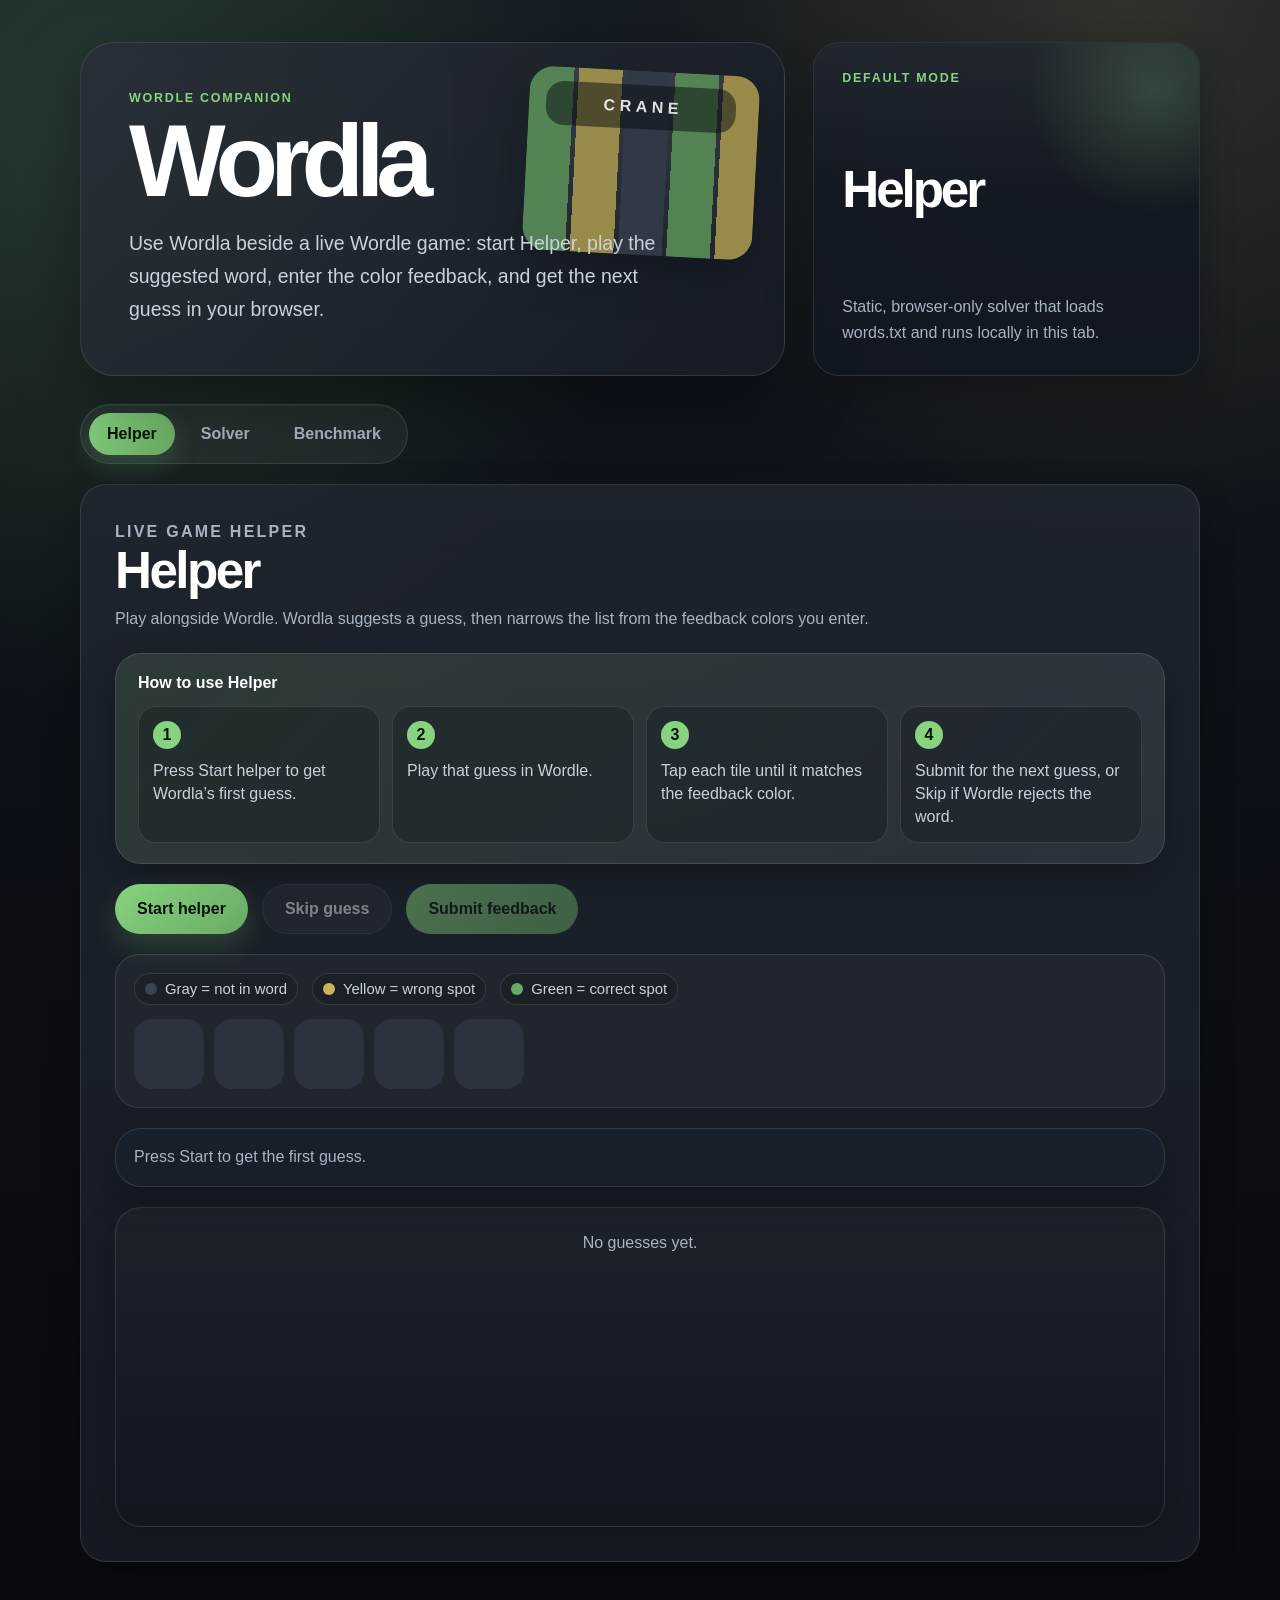
<file: index.html>
<!DOCTYPE html>
<html lang="en">
<head>
  <meta charset="UTF-8">
  <meta name="viewport" content="width=device-width, initial-scale=1.0">
  <title>Wordla</title>
  <link rel="stylesheet" href="./web/styles.css">
</head>
<body>
  <div class="page-shell">
    <header class="hero">
      <div class="hero-copy-wrap">
        <p class="eyebrow">Wordle companion</p>
        <h1>Wordla</h1>
        <p class="hero-copy">Use Wordla beside a live Wordle game: start Helper, play the suggested word, enter the color feedback, and get the next guess in your browser.</p>
      </div>
      <div class="hero-card" aria-label="How Wordla works">
        <p class="hero-card-label">Default mode</p>
        <p class="hero-card-value">Helper</p>
        <p class="hero-card-meta">Static, browser-only solver that loads words.txt and runs locally in this tab.</p>
      </div>
    </header>

    <nav class="mode-tabs" aria-label="Wordla modes">
      <button class="mode-tab is-active" data-panel="helper-panel">Helper</button>
      <button class="mode-tab" data-panel="solver-panel">Solver</button>
      <button class="mode-tab" data-panel="average-panel">Benchmark</button>
    </nav>

    <main class="panels">
      <section id="helper-panel" class="panel is-active">
        <div class="panel-copy">
          <p class="eyebrow">Live game helper</p>
          <h2>Helper</h2>
          <p>Play alongside Wordle. Wordla suggests a guess, then narrows the list from the feedback colors you enter.</p>
        </div>

        <div class="helper-guide" aria-labelledby="helper-guide-title">
          <h3 id="helper-guide-title">How to use Helper</h3>
          <ol>
            <li>Press Start helper to get Wordla’s first guess.</li>
            <li>Play that guess in Wordle.</li>
            <li>Tap each tile until it matches the feedback color.</li>
            <li>Submit for the next guess, or Skip if Wordle rejects the word.</li>
          </ol>
        </div>

        <div class="actions-row">
          <button id="helper-start" class="primary-button" type="button">Start helper</button>
          <button id="helper-skip" class="secondary-button" type="button" disabled>Skip guess</button>
          <button id="helper-submit" class="primary-button" type="button" disabled>Submit feedback</button>
        </div>

        <div class="feedback-editor">
          <div class="feedback-legend" aria-label="Feedback color meanings">
            <span><span class="legend-dot legend-dot--n"></span>Gray = not in word</span>
            <span><span class="legend-dot legend-dot--y"></span>Yellow = wrong spot</span>
            <span><span class="legend-dot legend-dot--g"></span>Green = correct spot</span>
          </div>
          <div id="feedback-row" class="feedback-row"></div>
        </div>

        <div id="helper-status" class="status-card muted">Press Start helper to get the first guess.</div>
        <div id="helper-board" class="board-panel"></div>
      </section>

      <section id="solver-panel" class="panel">
        <div class="panel-copy">
          <h2>Solver</h2>
          <p>Enter a word, or leave it blank to use a random one.</p>
        </div>

        <form id="solver-form" class="controls-grid">
          <label class="field">
            <span>Target word</span>
            <input id="solver-secret-word" name="secretWord" type="text" maxlength="5" placeholder="crane" autocomplete="off">
          </label>
          <button class="primary-button" type="submit">Run</button>
        </form>

        <div id="solver-status" class="status-card muted">No run yet.</div>
        <div id="solver-board" class="board-panel"></div>
      </section>

      <section id="average-panel" class="panel">
        <div class="panel-copy">
          <h2>Benchmark</h2>
          <p>Run the solver across the full word list.</p>
        </div>

        <div class="actions-row">
          <button id="average-run" class="primary-button" type="button">Run benchmark</button>
        </div>

        <div id="average-status" class="status-card muted">No benchmark yet.</div>
      </section>
    </main>
  </div>

  <script type="module" src="./web/app.js"></script>
</body>
</html>
</file>
<file: web/styles.css>
:root {
  color-scheme: dark;
  --bg: #0b0f14;
  --bg-elevated: #121821;
  --panel: rgba(18, 24, 33, 0.86);
  --panel-strong: rgba(24, 32, 44, 0.94);
  --panel-soft: rgba(255, 255, 255, 0.045);
  --panel-border: rgba(255, 255, 255, 0.11);
  --panel-border-strong: rgba(255, 255, 255, 0.18);
  --text: #f7fafc;
  --text-strong: #ffffff;
  --muted: #a9b4c2;
  --muted-strong: #c9d2dc;
  --accent: #6aaa64;
  --accent-strong: #87d37f;
  --accent-ink: #071307;
  --warning: #c9b458;
  --warning-ink: #17130a;
  --absent: #3a4352;
  --danger: #ff8f8f;
  --danger-border: rgba(255, 143, 143, 0.45);
  --shadow: 0 24px 70px rgba(0, 0, 0, 0.38);
  --shadow-soft: 0 14px 36px rgba(0, 0, 0, 0.24);
  --focus: 0 0 0 3px rgba(135, 211, 127, 0.28);
}

* {
  box-sizing: border-box;
}

html {
  min-height: 100%;
  background: var(--bg);
}

body {
  margin: 0;
  min-height: 100vh;
  font-family: -apple-system, BlinkMacSystemFont, "Segoe UI", Inter, Roboto, sans-serif;
  background:
    radial-gradient(circle at 8% 8%, rgba(106, 170, 100, 0.24), transparent 30%),
    radial-gradient(circle at 88% 0%, rgba(201, 180, 88, 0.16), transparent 28%),
    linear-gradient(180deg, #121821 0%, #0b0f14 62%, #080b0f 100%);
  color: var(--text);
}

body::before {
  position: fixed;
  inset: 0;
  z-index: -1;
  pointer-events: none;
  content: "";
  background-image:
    linear-gradient(rgba(255, 255, 255, 0.035) 1px, transparent 1px),
    linear-gradient(90deg, rgba(255, 255, 255, 0.028) 1px, transparent 1px);
  background-size: 56px 56px;
  mask-image: linear-gradient(180deg, rgba(0, 0, 0, 0.6), transparent 72%);
}

button,
input {
  font: inherit;
}

button {
  -webkit-tap-highlight-color: transparent;
}

button:focus-visible,
input:focus-visible {
  outline: none;
  box-shadow: var(--focus);
}

.page-shell {
  width: min(1120px, calc(100% - 40px));
  margin: 0 auto;
  padding: 42px 0 64px;
}

.hero {
  display: grid;
  grid-template-columns: minmax(0, 1.55fr) minmax(290px, 0.85fr);
  gap: 28px;
  align-items: stretch;
}

.hero-copy-wrap {
  min-height: 330px;
  padding: clamp(28px, 5vw, 48px);
  border: 1px solid var(--panel-border);
  border-radius: 34px;
  background:
    linear-gradient(135deg, rgba(255, 255, 255, 0.085), rgba(255, 255, 255, 0.025)),
    var(--panel);
  box-shadow: var(--shadow);
  display: grid;
  align-content: end;
  position: relative;
  isolation: isolate;
  overflow: hidden;
}

.hero-copy-wrap > * {
  position: relative;
  z-index: 1;
}

.hero-copy-wrap::before {
  position: absolute;
  top: 28px;
  right: 28px;
  width: min(36vw, 230px);
  aspect-ratio: 5 / 4;
  content: "";
  border-radius: 24px;
  opacity: 0.72;
  background:
    linear-gradient(90deg, var(--accent) 0 19%, transparent 19% 21%, var(--warning) 21% 40%, transparent 40% 42%, var(--absent) 42% 61%, transparent 61% 63%, var(--accent) 63% 82%, transparent 82% 84%, var(--warning) 84% 100%),
    linear-gradient(180deg, rgba(255, 255, 255, 0.16), rgba(255, 255, 255, 0.04));
  box-shadow: 0 20px 44px rgba(0, 0, 0, 0.28);
  transform: rotate(3deg);
  z-index: 0;
}

.hero-copy-wrap::after {
  position: absolute;
  top: 42px;
  right: 48px;
  width: min(32vw, 190px);
  height: 44px;
  content: "CRANE";
  display: grid;
  place-items: center;
  border-radius: 18px;
  color: rgba(255, 255, 255, 0.86);
  font-weight: 900;
  letter-spacing: 0.28em;
  text-indent: 0.28em;
  background: rgba(9, 12, 17, 0.5);
  transform: rotate(3deg);
  z-index: 0;
}

.eyebrow {
  margin: 0 0 12px;
  color: var(--accent-strong);
  font-size: 0.78rem;
  font-weight: 800;
  letter-spacing: 0.14em;
  text-transform: uppercase;
}

h1 {
  margin: 0;
  color: var(--text-strong);
  font-size: clamp(3.4rem, 8vw, 6.5rem);
  line-height: 0.86;
  letter-spacing: -0.08em;
}

.hero-copy {
  max-width: 560px;
  margin: 22px 0 0;
  color: var(--muted-strong);
  font-size: clamp(1.05rem, 2vw, 1.22rem);
  line-height: 1.7;
}

.hero-card,
.panel,
.status-card,
.board-panel,
.helper-guide {
  border: 1px solid var(--panel-border);
  border-radius: 26px;
  background: var(--panel);
  box-shadow: var(--shadow-soft);
}

.hero-card {
  padding: 28px;
  display: grid;
  align-content: space-between;
  gap: 18px;
  position: relative;
  overflow: hidden;
}

.hero-card::before {
  position: absolute;
  inset: 0;
  pointer-events: none;
  content: "";
  background:
    radial-gradient(circle at 88% 14%, rgba(135, 211, 127, 0.2), transparent 28%),
    linear-gradient(180deg, rgba(255, 255, 255, 0.06), transparent 48%);
}

.hero-card > * {
  position: relative;
}

.hero-card-label {
  margin: 0;
  color: var(--accent-strong);
  font-size: 0.78rem;
  font-weight: 800;
  letter-spacing: 0.14em;
  text-transform: uppercase;
}

.hero-card-value {
  margin: 0;
  color: var(--text-strong);
  font-size: clamp(2rem, 4vw, 3.2rem);
  font-weight: 850;
  letter-spacing: -0.06em;
}

.hero-card-meta,
.panel-copy p {
  color: var(--muted);
  line-height: 1.65;
}

.hero-card-meta {
  margin: 0;
}

.mode-tabs {
  display: inline-flex;
  gap: 8px;
  margin: 28px 0 20px;
  padding: 8px;
  border: 1px solid var(--panel-border);
  border-radius: 999px;
  background: rgba(255, 255, 255, 0.055);
  box-shadow: inset 0 1px 0 rgba(255, 255, 255, 0.06);
}

.mode-tab,
.primary-button,
.secondary-button {
  border: 0;
  border-radius: 999px;
  cursor: pointer;
  transition:
    transform 0.16s ease,
    background 0.16s ease,
    border-color 0.16s ease,
    color 0.16s ease,
    box-shadow 0.16s ease;
}

.mode-tab {
  padding: 12px 18px;
  background: transparent;
  color: var(--muted);
  font-weight: 750;
}

.mode-tab:hover,
.primary-button:hover,
.secondary-button:hover {
  transform: translateY(-1px);
}

.mode-tab.is-active {
  color: var(--accent-ink);
  background: linear-gradient(135deg, var(--accent-strong), var(--accent));
  box-shadow: 0 10px 24px rgba(106, 170, 100, 0.26);
}

.panels {
  display: grid;
}

.panel {
  display: none;
  gap: 20px;
  padding: clamp(22px, 4vw, 34px);
  background:
    linear-gradient(180deg, rgba(255, 255, 255, 0.055), rgba(255, 255, 255, 0.025)),
    var(--panel);
}

.panel.is-active {
  display: grid;
}

.panel-copy {
  max-width: 780px;
}

.panel-copy h2 {
  margin: 0 0 10px;
  color: var(--text-strong);
  font-size: clamp(2rem, 4vw, 3.2rem);
  line-height: 1;
  letter-spacing: -0.05em;
}

.panel-copy p {
  margin: 0;
  font-size: 1rem;
}

.helper-guide {
  padding: 20px 22px;
  background:
    linear-gradient(135deg, rgba(106, 170, 100, 0.12), rgba(255, 255, 255, 0.035)),
    var(--panel-soft);
}

.helper-guide h3 {
  margin: 0 0 14px;
  color: var(--text-strong);
  font-size: 1rem;
}

.helper-guide ol {
  display: grid;
  grid-template-columns: repeat(4, minmax(0, 1fr));
  gap: 12px;
  margin: 0;
  padding: 0;
  list-style: none;
  counter-reset: helper-step;
}

.helper-guide li {
  min-height: 100%;
  padding: 14px;
  border: 1px solid var(--panel-border);
  border-radius: 18px;
  color: var(--muted-strong);
  background: rgba(8, 11, 15, 0.24);
  line-height: 1.45;
  counter-increment: helper-step;
}

.helper-guide li::before {
  content: counter(helper-step);
  display: grid;
  width: 28px;
  height: 28px;
  margin-bottom: 10px;
  place-items: center;
  border-radius: 999px;
  color: var(--accent-ink);
  background: var(--accent-strong);
  font-weight: 850;
}

.controls-grid,
.actions-row {
  display: flex;
  flex-wrap: wrap;
  gap: 14px;
  align-items: end;
}

.feedback-editor {
  display: grid;
  gap: 14px;
  padding: 18px;
  border: 1px solid var(--panel-border);
  border-radius: 24px;
  background: rgba(255, 255, 255, 0.035);
}

.field {
  display: grid;
  gap: 8px;
  min-width: min(280px, 100%);
  flex: 1 1 280px;
}

.field span {
  color: var(--muted-strong);
  font-size: 0.92rem;
  font-weight: 750;
}

.field input {
  width: 100%;
  border: 1px solid var(--panel-border);
  border-radius: 18px;
  background: rgba(8, 11, 15, 0.38);
  color: var(--text);
  padding: 15px 16px;
  text-transform: lowercase;
  box-shadow: inset 0 1px 0 rgba(255, 255, 255, 0.035);
}

.field input::placeholder {
  color: rgba(169, 180, 194, 0.58);
}

.primary-button,
.secondary-button {
  min-height: 50px;
  padding: 14px 22px;
  font-weight: 800;
}

.primary-button {
  color: var(--accent-ink);
  background: linear-gradient(135deg, var(--accent-strong), var(--accent));
  box-shadow: 0 12px 26px rgba(106, 170, 100, 0.24);
}

.secondary-button {
  border: 1px solid var(--panel-border);
  color: var(--text);
  background: rgba(255, 255, 255, 0.07);
}

.primary-button:disabled,
.secondary-button:disabled,
.feedback-tile:disabled {
  opacity: 0.46;
  cursor: not-allowed;
  transform: none;
  box-shadow: none;
}

.status-card {
  padding: 16px 18px;
  line-height: 1.55;
  background: var(--panel-strong);
}

.status-card.muted {
  color: var(--muted);
}

.status-card.success {
  border-color: rgba(106, 170, 100, 0.42);
  color: var(--text);
}

.status-card.error {
  border-color: var(--danger-border);
  color: var(--danger);
}

.board-panel {
  min-height: 320px;
  padding: clamp(18px, 3vw, 26px);
  background:
    linear-gradient(180deg, rgba(255, 255, 255, 0.04), transparent),
    rgba(8, 11, 15, 0.22);
}

.board-grid {
  display: grid;
  gap: 10px;
  justify-content: center;
}

.board-row {
  display: grid;
  grid-template-columns: repeat(5, minmax(0, 1fr));
  gap: 10px;
}

.tile,
.feedback-tile {
  width: min(70px, 15vw);
  aspect-ratio: 1;
  display: grid;
  place-items: center;
  border-radius: 18px;
  border: 1px solid var(--panel-border-strong);
  color: var(--text);
  background: rgba(255, 255, 255, 0.04);
  font-weight: 900;
  text-transform: uppercase;
  letter-spacing: 0.06em;
}

.tile {
  font-size: clamp(1.18rem, 3vw, 1.85rem);
}

.tile--g {
  border-color: rgba(135, 211, 127, 0.34);
  background: linear-gradient(180deg, var(--accent-strong), var(--accent));
  color: var(--accent-ink);
}

.tile--y {
  border-color: rgba(201, 180, 88, 0.36);
  background: linear-gradient(180deg, #dcc96d, var(--warning));
  color: var(--warning-ink);
}

.tile--n {
  background: var(--absent);
}

.tile--active {
  box-shadow:
    inset 0 0 0 2px rgba(255, 255, 255, 0.2),
    0 10px 22px rgba(0, 0, 0, 0.2);
}

.feedback-row {
  display: flex;
  gap: 10px;
  flex-wrap: wrap;
}

.feedback-tile {
  border: 0;
  font-size: clamp(1.08rem, 3vw, 1.45rem);
  cursor: pointer;
  box-shadow: inset 0 -3px 0 rgba(0, 0, 0, 0.18);
}

.feedback-tile:not(:disabled):hover {
  transform: translateY(-1px);
}

.feedback-tile--g {
  background: linear-gradient(180deg, var(--accent-strong), var(--accent));
  color: var(--accent-ink);
}

.feedback-tile--y {
  background: linear-gradient(180deg, #dcc96d, var(--warning));
  color: var(--warning-ink);
}

.feedback-tile--n {
  background: var(--absent);
}

.feedback-legend {
  display: flex;
  gap: 10px 14px;
  flex-wrap: wrap;
  color: var(--muted-strong);
  font-size: 0.93rem;
}

.feedback-legend > span {
  display: inline-flex;
  align-items: center;
  min-height: 32px;
  padding: 5px 10px;
  border: 1px solid var(--panel-border);
  border-radius: 999px;
  background: rgba(8, 11, 15, 0.2);
}

.legend-dot {
  width: 12px;
  height: 12px;
  display: inline-block;
  flex: 0 0 auto;
  border-radius: 999px;
  margin-right: 8px;
}

.legend-dot--g {
  background: var(--accent);
}

.legend-dot--y {
  background: var(--warning);
}

.legend-dot--n {
  background: var(--absent);
}

.board-summary {
  margin: 16px 0 0;
  text-align: center;
  color: var(--muted);
}

.board-panel > .board-summary:first-child {
  margin: 0;
}

.loader {
  display: inline-flex;
  align-items: center;
  gap: 10px;
}

.loader::before {
  width: 12px;
  height: 12px;
  border-radius: 999px;
  content: "";
  background: var(--accent-strong);
  box-shadow:
    18px 0 0 rgba(135, 211, 127, 0.55),
    36px 0 0 rgba(135, 211, 127, 0.22);
  animation: pulse 1s infinite ease-in-out;
}

@keyframes pulse {
  0%,
  100% {
    opacity: 0.65;
    transform: translateX(0);
  }

  50% {
    opacity: 1;
    transform: translateX(6px);
  }
}

@media (max-width: 900px) {
  .page-shell {
    width: min(100% - 28px, 1120px);
    padding: 24px 0 44px;
  }

  .hero {
    grid-template-columns: 1fr;
  }

  .hero-copy-wrap {
    min-height: 300px;
  }

  .helper-guide ol {
    grid-template-columns: repeat(2, minmax(0, 1fr));
  }
}

@media (max-width: 620px) {
  .page-shell {
    width: min(100% - 20px, 1120px);
    padding-top: 14px;
  }

  .hero-copy-wrap,
  .hero-card,
  .panel {
    border-radius: 22px;
  }

  .hero-copy-wrap {
    min-height: 0;
    padding: 24px;
  }

  .hero-copy-wrap::before,
  .hero-copy-wrap::after {
    display: none;
  }

  h1 {
    font-size: clamp(3rem, 18vw, 4.2rem);
  }

  .mode-tabs {
    width: 100%;
    overflow-x: auto;
  }

  .mode-tab {
    flex: 1 0 auto;
  }

  .helper-guide ol {
    grid-template-columns: 1fr;
  }

  .actions-row,
  .controls-grid {
    align-items: stretch;
  }

  .primary-button,
  .secondary-button,
  .controls-grid .field {
    width: 100%;
  }

  .tile,
  .feedback-tile {
    width: min(58px, 16vw);
    border-radius: 14px;
  }

  .board-row,
  .board-grid {
    gap: 8px;
  }
}
</file>
